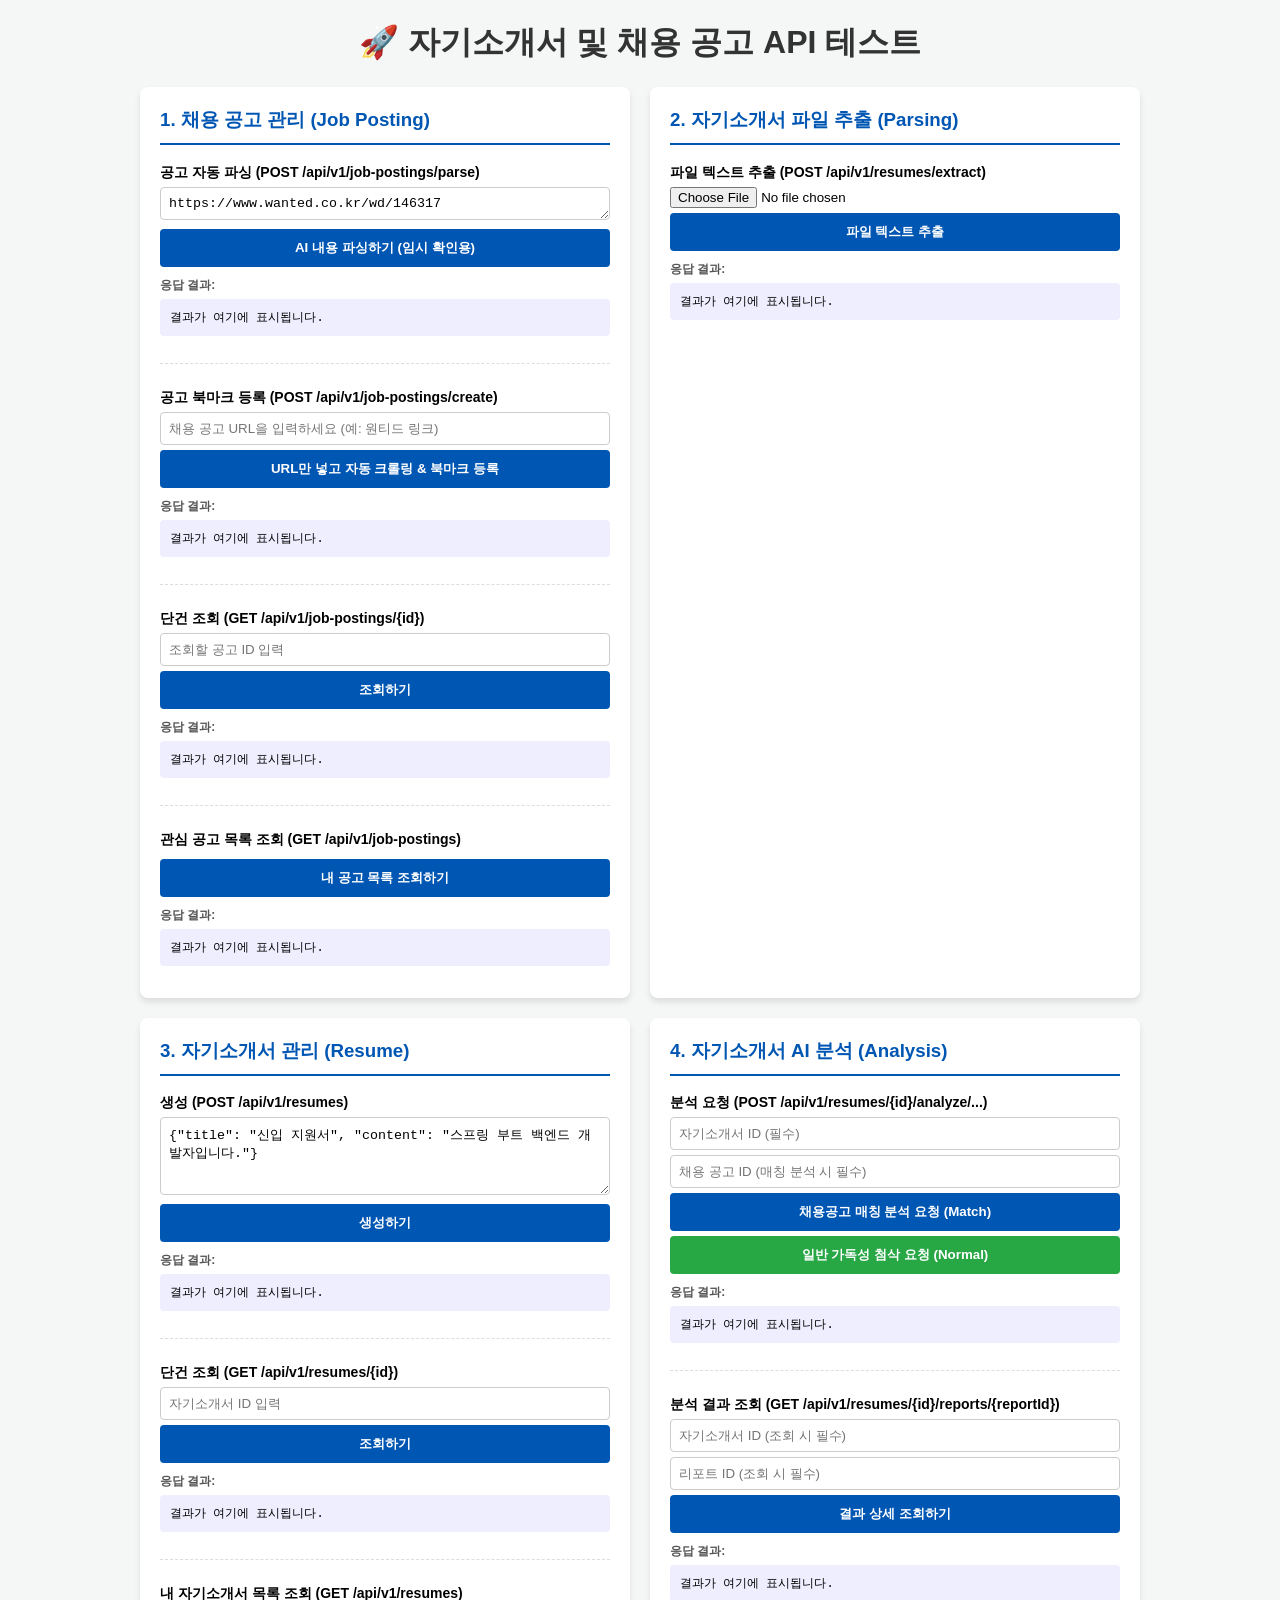
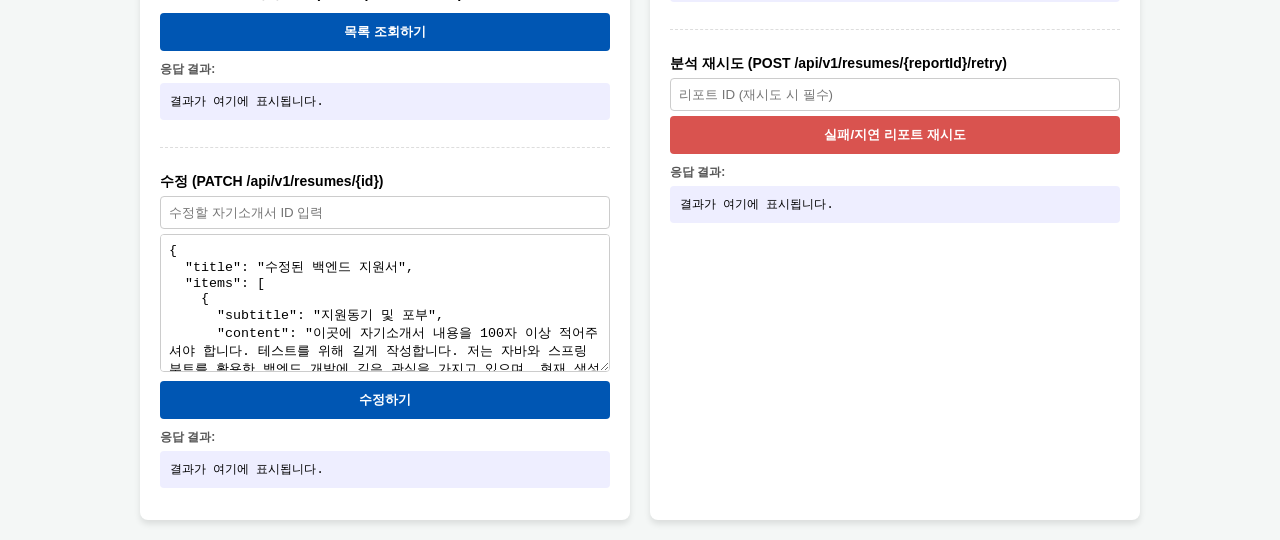
<file: src/main/resources/static/resume.html>
<!DOCTYPE html>
<html lang="ko">
<head>
    <meta charset="UTF-8">
    <meta name="viewport" content="width=device-width, initial-scale=1.0">
    <title>자기소개서 & 공고 API 테스트 (resume.html)</title>
    <style>
        body { font-family: 'Malgun Gothic', sans-serif; margin: 20px; background-color: #f4f7f6; }
        h1 { text-align: center; color: #333; }
        .container { display: flex; flex-wrap: wrap; gap: 20px; justify-content: center; }
        .card { background: white; border-radius: 8px; padding: 20px; width: 450px; box-shadow: 0 4px 6px rgba(0,0,0,0.1); }
        .card h3 { margin-top: 0; color: #0056b3; border-bottom: 2px solid #0056b3; padding-bottom: 10px; }
        .form-group { margin-bottom: 25px; padding-bottom: 15px; border-bottom: 1px dashed #ddd; }
        .form-group:last-child { border-bottom: none; margin-bottom: 0; padding-bottom: 0; }
        label { display: block; margin-bottom: 5px; font-weight: bold; font-size: 14px; }
        input[type="text"], input[type="number"], textarea { width: 100%; padding: 8px; border: 1px solid #ccc; border-radius: 4px; box-sizing: border-box; }
        button { background-color: #0056b3; color: white; border: none; padding: 10px 15px; border-radius: 4px; cursor: pointer; width: 100%; font-weight: bold; margin-top: 5px; }
        button:hover { background-color: #004494; }
        pre { background: #eef; padding: 10px; border-radius: 4px; overflow-x: auto; font-size: 12px; max-height: 200px; white-space: pre-wrap; word-wrap: break-word; margin-top: 5px;}
        .response-box { margin-top: 10px; }
        .response-title { font-size: 12px; font-weight: bold; color: #555; }
    </style>
</head>
<body>

<h1>🚀 자기소개서 및 채용 공고 API 테스트</h1>

<div class="container">

    <div class="card">
        <h3>1. 채용 공고 관리 (Job Posting)</h3>

        <div class="form-group">
            <label>공고 자동 파싱 (POST /api/v1/job-postings/parse)</label>
            <textarea id ="parseUrl" placeholder="URL 형태 입력" rows="1">https://www.wanted.co.kr/wd/146317</textarea>
            <button onclick="parseJobPosting()">AI 내용 파싱하기 (임시 확인용)</button>
            <div class="response-box">
                <div class="response-title">응답 결과:</div>
                <pre id="parseJobPostingResult">결과가 여기에 표시됩니다.</pre>
            </div>
        </div>

        <div class="form-group">
            <label>공고 북마크 등록 (POST /api/v1/job-postings/create)</label>
            <input type="text" id="bmUrl" placeholder="채용 공고 URL을 입력하세요 (예: 원티드 링크)">
            <button onclick="createJobBookmark()">URL만 넣고 자동 크롤링 & 북마크 등록</button>
            <div class="response-box">
                <div class="response-title">응답 결과:</div>
                <pre id="createJobBookmarkResult">결과가 여기에 표시됩니다.</pre>
            </div>
        </div>

        <div class="form-group">
            <label>단건 조회 (GET /api/v1/job-postings/{id})</label>
            <input type="number" id="jobPostingId" placeholder="조회할 공고 ID 입력">
            <button onclick="getJobPosting()">조회하기</button>
            <div class="response-box">
                <div class="response-title">응답 결과:</div>
                <pre id="getJobPostingResult">결과가 여기에 표시됩니다.</pre>
            </div>
        </div>

        <div class="form-group">
            <label>관심 공고 목록 조회 (GET /api/v1/job-postings)</label>
            <button onclick="getMySavedJobPostings()">내 공고 목록 조회하기</button>
            <div class="response-box">
                <div class="response-title">응답 결과:</div>
                <pre id="getMySavedJobPostingsResult">결과가 여기에 표시됩니다.</pre>
            </div>
        </div>
    </div>

    <div class="card">
        <h3>2. 자기소개서 파일 추출 (Parsing)</h3>
        <div class="form-group">
            <label>파일 텍스트 추출 (POST /api/v1/resumes/extract)</label>
            <input type="file" id="resumeFile" accept=".hwpx,.pdf,.doc,.docx">
            <button onclick="extractResumeText()">파일 텍스트 추출</button>
            <div class="response-box">
                <div class="response-title">응답 결과:</div>
                <pre id="extractResumeTextResult">결과가 여기에 표시됩니다.</pre>
            </div>
        </div>
    </div>

    <div class="card">
        <h3>3. 자기소개서 관리 (Resume)</h3>

        <div class="form-group">
            <label>생성 (POST /api/v1/resumes)</label>
            <textarea id="resumeContent" placeholder='JSON 형태 입력' rows="4">{"title": "신입 지원서", "content": "스프링 부트 백엔드 개발자입니다."}</textarea>
            <button onclick="createResume()">생성하기</button>
            <div class="response-box">
                <div class="response-title">응답 결과:</div>
                <pre id="createResumeResult">결과가 여기에 표시됩니다.</pre>
            </div>
        </div>

        <div class="form-group">
            <label>단건 조회 (GET /api/v1/resumes/{id})</label>
            <input type="number" id="getResumeId" placeholder="자기소개서 ID 입력">
            <button onclick="getResume()">조회하기</button>
            <div class="response-box">
                <div class="response-title">응답 결과:</div>
                <pre id="getResumeResult">결과가 여기에 표시됩니다.</pre>
            </div>
        </div>

        <div class="form-group">
            <label>내 자기소개서 목록 조회 (GET /api/v1/resumes)</label>
            <button onclick="getMyResumes()">목록 조회하기</button>
            <div class="response-box">
                <div class="response-title">응답 결과:</div>
                <pre id="getMyResumesResult">결과가 여기에 표시됩니다.</pre>
            </div>
        </div>

        <div class="form-group">
            <label>수정 (PATCH /api/v1/resumes/{id})</label>
            <input type="number" id="updateResumeId" placeholder="수정할 자기소개서 ID 입력" style="margin-bottom: 5px;">
            <textarea id="updateResumeContent" placeholder='수정할 JSON 형태 입력' rows="8">
{
  "title": "수정된 백엔드 지원서",
  "items": [
    {
      "subtitle": "지원동기 및 포부",
      "content": "이곳에 자기소개서 내용을 100자 이상 적어주셔야 합니다. 테스트를 위해 길게 작성합니다. 저는 자바와 스프링 부트를 활용한 백엔드 개발에 깊은 관심을 가지고 있으며, 현재 생성형 AI를 활용한 백엔드 개발자 양성 과정을 수료하며 실무 역량을 키우고 있습니다. 끊임없이 성장하는 개발자가 되겠습니다!"
    }
  ]
}
            </textarea>
            <button onclick="updateResume()">수정하기</button>
            <div class="response-box">
                <div class="response-title">응답 결과:</div>
                <pre id="updateResumeResult">결과가 여기에 표시됩니다.</pre>
            </div>
        </div>

    </div>

    <div class="card">
        <h3>4. 자기소개서 AI 분석 (Analysis)</h3>

        <div class="form-group">
            <label>분석 요청 (POST /api/v1/resumes/{id}/analyze/...)</label>
            <input type="number" id="analysisResumeId" placeholder="자기소개서 ID (필수)">
            <input type="number" id="analysisJobPostingId" placeholder="채용 공고 ID (매칭 분석 시 필수)" style="margin-top:5px;">
            <button id="analyzeMatchBtn" onclick="requestAnalysis('match')">채용공고 매칭 분석 요청 (Match)</button>
            <button id="analyzeNormalBtn" onclick="requestAnalysis('normal')" style="background-color: #28a745;">일반 가독성 첨삭 요청 (Normal)</button>

            <div id="loadingStatus" style="margin-top: 10px; font-weight: bold; color: #0056b3; font-size: 14px; text-align: center; display: none;">
            </div>
            <div class="response-box">
                <div class="response-title">응답 결과:</div>
                <pre id="requestAnalysisResult">결과가 여기에 표시됩니다.</pre>
            </div>
        </div>

        <div class="form-group">
            <label>분석 결과 조회 (GET /api/v1/resumes/{id}/reports/{reportId})</label>
            <input type="number" id="lookupResumeId" placeholder="자기소개서 ID (조회 시 필수)">
            <input type="number" id="lookupReportId" placeholder="리포트 ID (조회 시 필수)" style="margin-top:5px;">
            <button onclick="getAnalysisResult()">결과 상세 조회하기</button>
            <div class="response-box">
                <div class="response-title">응답 결과:</div>
                <pre id="getAnalysisResultResult">결과가 여기에 표시됩니다.</pre>
            </div>
        </div>

        <div class="form-group">
            <label>분석 재시도 (POST /api/v1/resumes/{reportId}/retry)</label>
            <input type="number" id="retryReportId" placeholder="리포트 ID (재시도 시 필수)">
            <button onclick="retryAnalysis()" style="background-color: #d9534f;">실패/지연 리포트 재시도</button>
            <div class="response-box">
                <div class="response-title">응답 결과:</div>
                <pre id="retryAnalysisResult">결과가 여기에 표시됩니다.</pre>
            </div>
        </div>

    </div>

</div>

<script>
    const headers = {
        'Content-Type': 'application/json'
        // 'Authorization': 'Bearer 토큰값'
    };

    function printResult(elementId, data) {
        document.getElementById(elementId).innerText = JSON.stringify(data, null, 2);
    }

    // --- 1. Job Posting API ---
    async function parseJobPosting() {
        const url = document.getElementById('parseUrl').value.trim();
        if (!url) return alert("크롤링할 URL을 입력하세요.");
        try {
            const res = await fetch(`/api/v1/job-postings/parse?url=${encodeURIComponent(url)}`, { method: 'POST', headers });
            printResult('parseJobPostingResult', await res.json());
        } catch (e) { printResult('parseJobPostingResult', { error: e.message }); }
    }

    async function createJobBookmark() {
        const url = document.getElementById('bmUrl').value.trim();

        if (!url) return alert("URL 링크를 입력하세요.");

        const requestBody = {
            companyName: "",
            jobTitle: "",
            postingUrl: url
        };

        try {
            const res = await fetch('/api/v1/job-postings/create', {
                method: 'POST',
                headers,
                body: JSON.stringify(requestBody)
            });
            printResult('createJobBookmarkResult', await res.json());
        } catch (e) {
            printResult('createJobBookmarkResult', { error: e.message });
        }
    }

    async function getJobPosting() {
        const id = document.getElementById('jobPostingId').value;
        if (!id) return alert("ID를 입력하세요.");
        try {
            const res = await fetch(`/api/v1/job-postings/${id}`, { headers });
            printResult('getJobPostingResult', await res.json());
        } catch (e) { printResult('getJobPostingResult', { error: e.message }); }
    }

    async function getMySavedJobPostings() {
        try {
            const res = await fetch(`/api/v1/job-postings`, { headers });
            printResult('getMySavedJobPostingsResult', await res.json());
        } catch (e) { printResult('getMySavedJobPostingsResult', { error: e.message }); }
    }


    // --- 2. Resume Parsing API ---
    async function extractResumeText() {
        const fileInput = document.getElementById('resumeFile');
        if (fileInput.files.length === 0) return alert("파일을 선택해주세요.");

        const formData = new FormData();
        formData.append("file", fileInput.files[0]);

        try {
            const res = await fetch('/api/v1/resumes/extract', { method: 'POST', body: formData });
            printResult('extractResumeTextResult', await res.json());
        } catch (e) { printResult('extractResumeTextResult', { error: e.message }); }
    }


    // --- 3. Resume API ---
    async function createResume() {
        const contentStr = document.getElementById('resumeContent').value;
        try {
            const requestBody = JSON.parse(contentStr);
            const res = await fetch('/api/v1/resumes', { method: 'POST', headers, body: JSON.stringify(requestBody) });
            printResult('createResumeResult', await res.json());
        } catch (e) { alert("JSON 형식이 올바르지 않습니다."); printResult('createResumeResult', { error: e.message }); }
    }

    async function getResume() {
        const id = document.getElementById('getResumeId').value;
        if (!id) return alert("ID를 입력하세요.");
        try {
            const res = await fetch(`/api/v1/resumes/${id}`, { headers });
            printResult('getResumeResult', await res.json());
        } catch (e) { printResult('getResumeResult', { error: e.message }); }
    }

    async function getMyResumes() {
        try {
            const res = await fetch(`/api/v1/resumes`, { headers });
            printResult('getMyResumesResult', await res.json());
        } catch (e) { printResult('getMyResumesResult', { error: e.message }); }
    }

    async function updateResume() {
        const id = document.getElementById('updateResumeId').value;
        const contentStr = document.getElementById('updateResumeContent').value;

        if (!id) return alert("수정할 자기소개서 ID를 입력하세요.");

        try {
            const requestBody = JSON.parse(contentStr);
            const res = await fetch(`/api/v1/resumes/${id}`, { method: 'PATCH', headers, body: JSON.stringify(requestBody) });
            printResult('updateResumeResult', await res.json());
        } catch (e) { alert("JSON 형식이 올바르지 않습니다."); printResult('updateResumeResult', { error: e.message }); }
    }


    // --- 4. Resume Analysis API ---
    async function requestAnalysis(type) {
        const resumeId = document.getElementById('analysisResumeId').value;
        const jobPostingId = document.getElementById('analysisJobPostingId').value;
        const btn1 = document.getElementById('analyzeMatchBtn');
        const btn2 = document.getElementById('analyzeNormalBtn');
        const statusDiv = document.getElementById('loadingStatus');

        if (!resumeId) return alert("자기소개서 ID를 입력하세요.");
        if (type === 'match' && !jobPostingId) return alert("매칭 분석을 위해 채용 공고 ID를 입력하세요.");

        btn1.disabled = true; btn2.disabled = true;
        btn1.style.backgroundColor = "#ccc"; btn2.style.backgroundColor = "#ccc";
        statusDiv.style.display = "block";
        statusDiv.style.color = "#0056b3";
        statusDiv.innerText = "⏳ AI가 이력서를 분석할 준비를 하고 있습니다.";

        const timer1 = setTimeout(() => { statusDiv.innerText = "🔄 현재 이용자가 많아 순차적으로 대기 중입니다. 잠시만 기다려주세요."; }, 10000);
        const timer2 = setTimeout(() => { statusDiv.innerText = "⚠️ 요청이 폭주하여 처리가 지연되고 있습니다. 창을 닫지 말고 조금만 더 기다려주세요!"; statusDiv.style.color = "#d9534f"; }, 20000);

        try {
            const url = type === 'match'
                ? `/api/v1/resumes/${resumeId}/analyze/match`
                : `/api/v1/resumes/${resumeId}/analyze/normal`;

            const options = { method: 'POST', headers };

            if (type === 'match') {
                options.body = JSON.stringify({ jobPostingId: jobPostingId });
            }

            const res = await fetch(url, options);
            const data = await res.json();
            printResult('requestAnalysisResult', data);
        } catch (e) {
            printResult('requestAnalysisResult', { error: e.message });
        } finally {
            clearTimeout(timer1);
            clearTimeout(timer2);
            btn1.disabled = false; btn2.disabled = false;
            btn1.style.backgroundColor = "#0056b3"; btn2.style.backgroundColor = "#28a745";
            statusDiv.style.display = "none";
            statusDiv.style.color = "#0056b3";
        }
    }

    async function getAnalysisResult() {
        const resumeId = document.getElementById('lookupResumeId').value;
        const reportId = document.getElementById('lookupReportId').value;
        if (!resumeId || !reportId) return alert("자기소개서 ID와 리포트 ID를 모두 입력하세요.");

        try {
            const res = await fetch(`/api/v1/resumes/${resumeId}/reports/${reportId}`, { headers });
            printResult('getAnalysisResultResult', await res.json());
        } catch (e) { printResult('getAnalysisResultResult', { error: e.message }); }
    }

    async function retryAnalysis() {
        const reportId = document.getElementById('retryReportId').value;
        if (!reportId) return alert("재시도할 리포트 ID를 입력하세요.");

        try {
            const res = await fetch(`/api/v1/resumes/${reportId}/retry`, { method: 'POST', headers });
            printResult('retryAnalysisResult', await res.json());
        } catch (e) { printResult('retryAnalysisResult', { error: e.message }); }
    }
</script>

</body>
</html>
</file>
